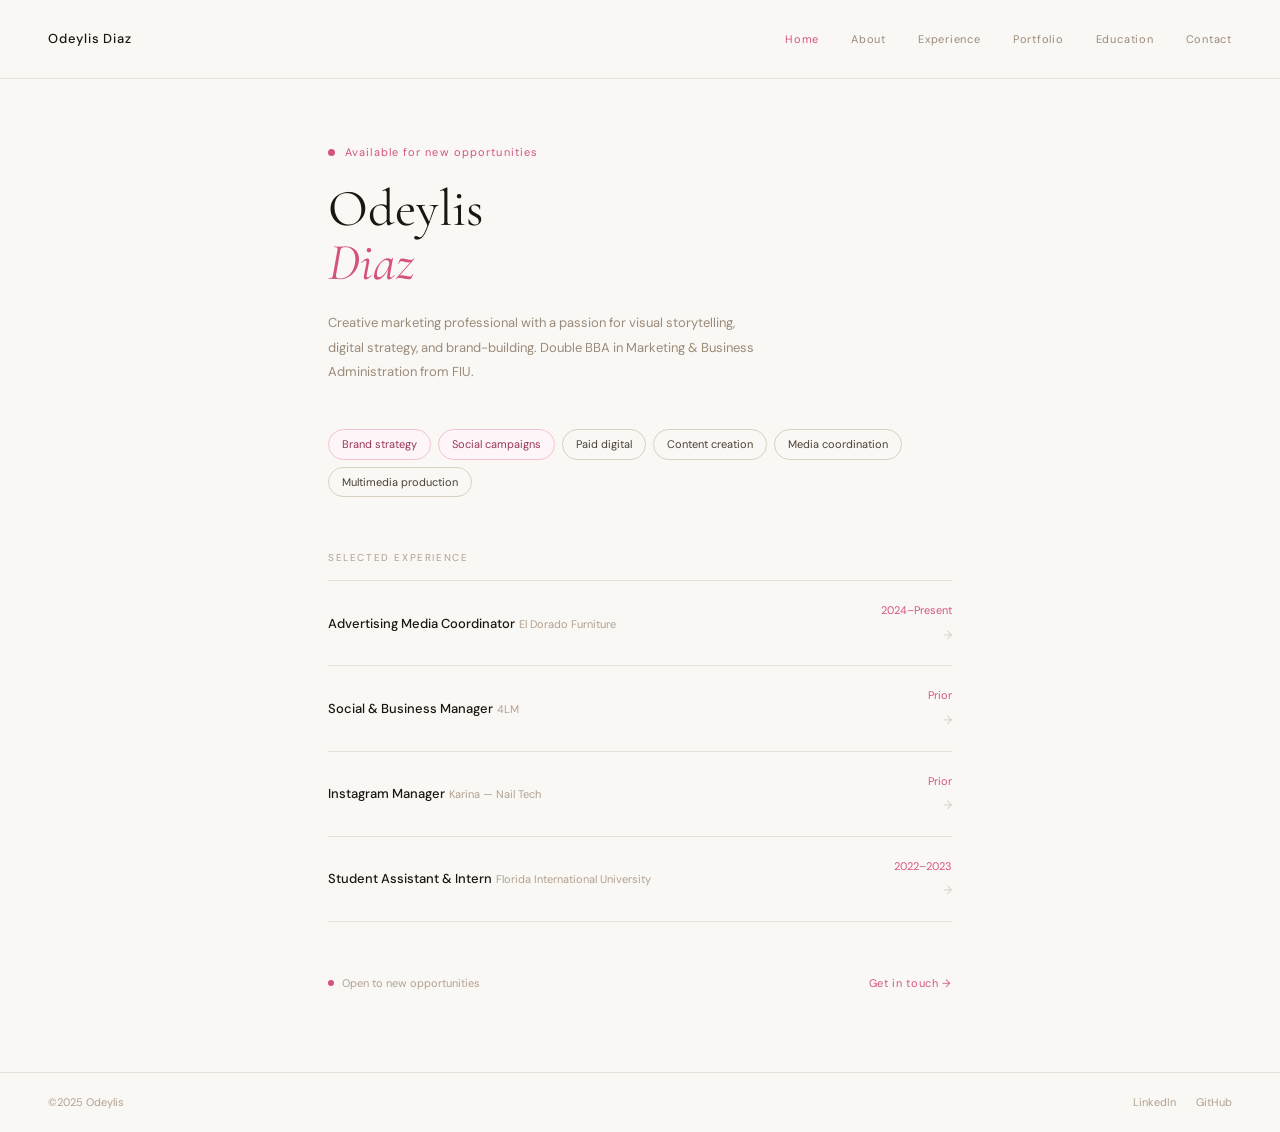
<file: index.html>
<!DOCTYPE html>
<html lang="en">
<head>
  <meta charset="UTF-8" />
  <meta name="viewport" content="width=device-width, initial-scale=1.0" />
  <title>Odeylis — Marketing & Brand Strategist</title>
  <link rel="preconnect" href="https://fonts.googleapis.com">
  <link href="https://fonts.googleapis.com/css2?family=Cormorant+Garamond:ital,wght@0,400;0,500;1,400&family=DM+Sans:wght@300;400;500&display=swap" rel="stylesheet">
  <link rel="stylesheet" href="style.css" />
</head>
<body>
  <nav>
    <a href="index.html" class="nav-logo">Odeylis Diaz</a>
    <div class="nav-links">
      <a href="index.html" class="active">Home</a>
      <a href="about.html">About</a>
      <a href="experience.html">Experience</a>
      <a href="portfolio.html">Portfolio</a>
      <a href="education.html">Education</a>
      <a href="contact.html">Contact</a>
    </div>
    <button class="nav-toggle" onclick="toggleMenu()">☰</button>
  </nav>

  <main class="home-main">
    <div class="hero">
      <div class="hero-eyebrow">
        <div class="hero-dot"></div>
        <span>Available for new opportunities</span>
      </div>
      <h1 class="hero-name">Odeylis<br><em>Diaz</em></h1>
      <p class="hero-sub">Creative marketing professional with a passion for visual storytelling, digital strategy, and brand-building. Double BBA in Marketing & Business Administration from FIU.</p>
    </div>

    <div class="tags">
      <span class="tag pink">Brand strategy</span>
      <span class="tag pink">Social campaigns</span>
      <span class="tag">Paid digital</span>
      <span class="tag">Content creation</span>
      <span class="tag">Media coordination</span>
      <span class="tag">Multimedia production</span>
    </div>

    <div class="section-block">
      <div class="section-label">Selected Experience</div>
      <div class="work-list">
        <a href="experience.html" class="work-item">
          <div class="work-left">
            <span class="work-title">Advertising Media Coordinator</span>
            <span class="work-type">El Dorado Furniture</span>
          </div>
          <div class="work-right">
            <span class="work-year">2024–Present</span>
            <span class="work-arrow">→</span>
          </div>
        </a>
        <a href="experience.html" class="work-item">
          <div class="work-left">
            <span class="work-title">Social & Business Manager</span>
            <span class="work-type">4LM</span>
          </div>
          <div class="work-right">
            <span class="work-year">Prior</span>
            <span class="work-arrow">→</span>
          </div>
        </a>
        <a href="experience.html" class="work-item">
          <div class="work-left">
            <span class="work-title">Instagram Manager</span>
            <span class="work-type">Karina — Nail Tech</span>
          </div>
          <div class="work-right">
            <span class="work-year">Prior</span>
            <span class="work-arrow">→</span>
          </div>
        </a>
        <a href="experience.html" class="work-item">
          <div class="work-left">
            <span class="work-title">Student Assistant & Intern</span>
            <span class="work-type">Florida International University</span>
          </div>
          <div class="work-right">
            <span class="work-year">2022–2023</span>
            <span class="work-arrow">→</span>
          </div>
        </a>
      </div>
    </div>

    <div class="bottom-row">
      <div class="availability">
        <div class="avail-dot"></div>
        <span>Open to new opportunities</span>
      </div>
      <a href="contact.html" class="cta-link">Get in touch →</a>
    </div>
  </main>

  <footer>
    <span>©2025 Odeylis</span>
    <div class="footer-links">
      <a href="https://www.linkedin.com/in/odeylis/" target="_blank">LinkedIn</a>
      <a href="https://github.com/odeylis" target="_blank">GitHub</a>
    </div>
  </footer>

  <script src="main.js"></script>
</body>
</html>
</file>
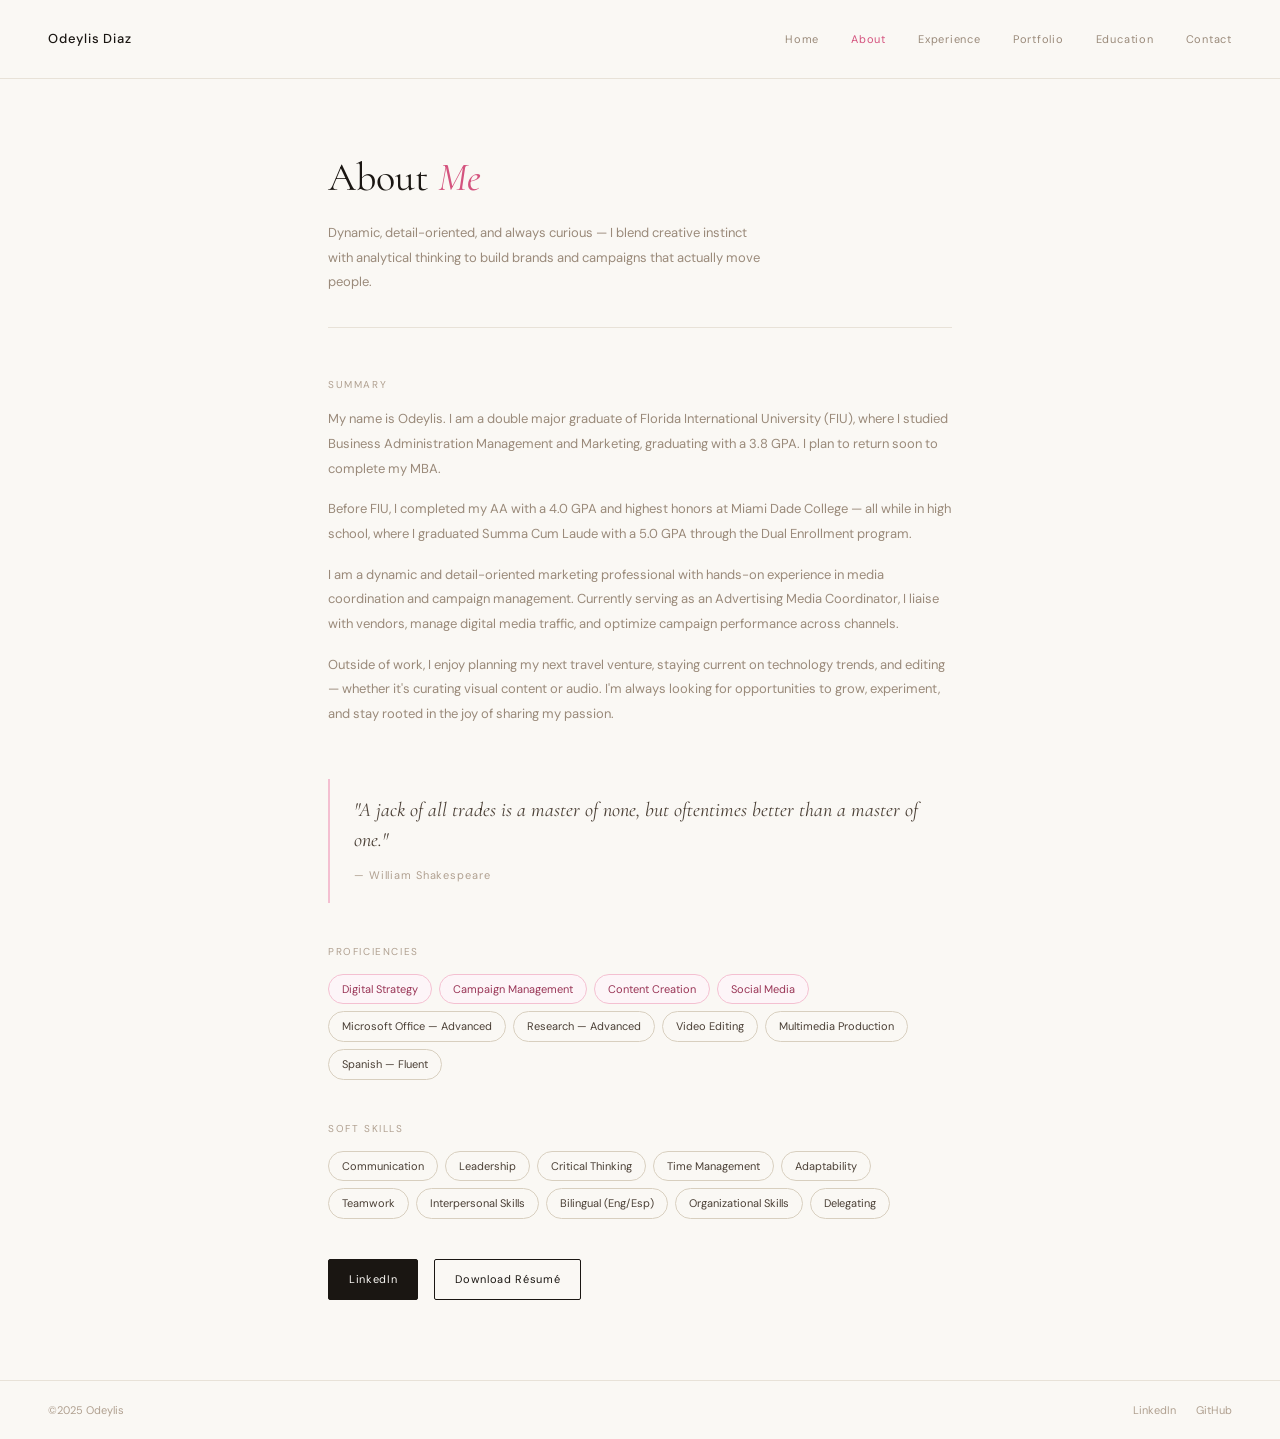
<file: about.html>
<!DOCTYPE html>
<html lang="en">
<head>
  <meta charset="UTF-8" />
  <meta name="viewport" content="width=device-width, initial-scale=1.0" />
  <title>About — Odeylis</title>
  <link rel="preconnect" href="https://fonts.googleapis.com">
  <link href="https://fonts.googleapis.com/css2?family=Cormorant+Garamond:ital,wght@0,400;0,500;1,400&family=DM+Sans:wght@300;400;500&display=swap" rel="stylesheet">
  <link rel="stylesheet" href="style.css" />
</head>
<body>
  <nav>
    <a href="index.html" class="nav-logo">Odeylis Diaz</a>
    <div class="nav-links">
      <a href="index.html">Home</a>
      <a href="about.html" class="active">About</a>
      <a href="experience.html">Experience</a>
      <a href="portfolio.html">Portfolio</a>
      <a href="education.html">Education</a>
      <a href="contact.html">Contact</a>
    </div>
    <button class="nav-toggle" onclick="toggleMenu()">☰</button>
  </nav>

  <main>
    <div class="page-hero">
      <h1>About <em style="font-style:italic; color: var(--pink);">Me</em></h1>
      <p>Dynamic, detail-oriented, and always curious — I blend creative instinct with analytical thinking to build brands and campaigns that actually move people.</p>
    </div>

    <div class="about-bio section-block">
      <div class="section-label">Summary</div>
      <p style="font-size:13px; color:var(--muted); line-height:1.9; margin-bottom:16px;">
        My name is Odeylis. I am a double major graduate of Florida International University (FIU), where I studied Business Administration Management and Marketing, graduating with a 3.8 GPA. I plan to return soon to complete my MBA.
      </p>
      <p style="font-size:13px; color:var(--muted); line-height:1.9; margin-bottom:16px;">
        Before FIU, I completed my AA with a 4.0 GPA and highest honors at Miami Dade College — all while in high school, where I graduated Summa Cum Laude with a 5.0 GPA through the Dual Enrollment program.
      </p>
      <p style="font-size:13px; color:var(--muted); line-height:1.9; margin-bottom:16px;">
        I am a dynamic and detail-oriented marketing professional with hands-on experience in media coordination and campaign management. Currently serving as an Advertising Media Coordinator, I liaise with vendors, manage digital media traffic, and optimize campaign performance across channels.
      </p>
      <p style="font-size:13px; color:var(--muted); line-height:1.9;">
        Outside of work, I enjoy planning my next travel venture, staying current on technology trends, and editing — whether it's curating visual content or audio. I'm always looking for opportunities to grow, experiment, and stay rooted in the joy of sharing my passion.
      </p>
    </div>

    <div class="quote-block">
      <blockquote>"A jack of all trades is a master of none, but oftentimes better than a master of one."</blockquote>
      <cite>— William Shakespeare</cite>
    </div>

    <div class="skills-block section-block">
      <div class="section-label">Proficiencies</div>
      <div class="skills-grid">
        <span class="skill-item highlight">Digital Strategy</span>
        <span class="skill-item highlight">Campaign Management</span>
        <span class="skill-item highlight">Content Creation</span>
        <span class="skill-item highlight">Social Media</span>
        <span class="skill-item">Microsoft Office — Advanced</span>
        <span class="skill-item">Research — Advanced</span>
        <span class="skill-item">Video Editing</span>
        <span class="skill-item">Multimedia Production</span>
        <span class="skill-item">Spanish — Fluent</span>
      </div>
    </div>

    <div class="skills-block section-block">
      <div class="section-label">Soft Skills</div>
      <div class="skills-grid">
        <span class="skill-item">Communication</span>
        <span class="skill-item">Leadership</span>
        <span class="skill-item">Critical Thinking</span>
        <span class="skill-item">Time Management</span>
        <span class="skill-item">Adaptability</span>
        <span class="skill-item">Teamwork</span>
        <span class="skill-item">Interpersonal Skills</span>
        <span class="skill-item">Bilingual (Eng/Esp)</span>
        <span class="skill-item">Organizational Skills</span>
        <span class="skill-item">Delegating</span>
      </div>
    </div>

    <div class="about-links">
      <a href="https://www.linkedin.com/in/odeylis/" target="_blank" class="btn btn-primary">LinkedIn</a>
      <a href="https://050dcdd2-1094-4da2-b1c5-6855cbd86295.filesusr.com/ugd/f9b8ac_37bbdda59ccf4aeaa902b8bb8719e582.pdf" target="_blank" class="btn btn-secondary">Download Résumé</a>
    </div>
  </main>

  <footer>
    <span>©2025 Odeylis</span>
    <div class="footer-links">
      <a href="https://www.linkedin.com/in/odeylis/" target="_blank">LinkedIn</a>
      <a href="https://github.com/odeylis" target="_blank">GitHub</a>
    </div>
  </footer>

  <script src="main.js"></script>
</body>
</html>
</file>
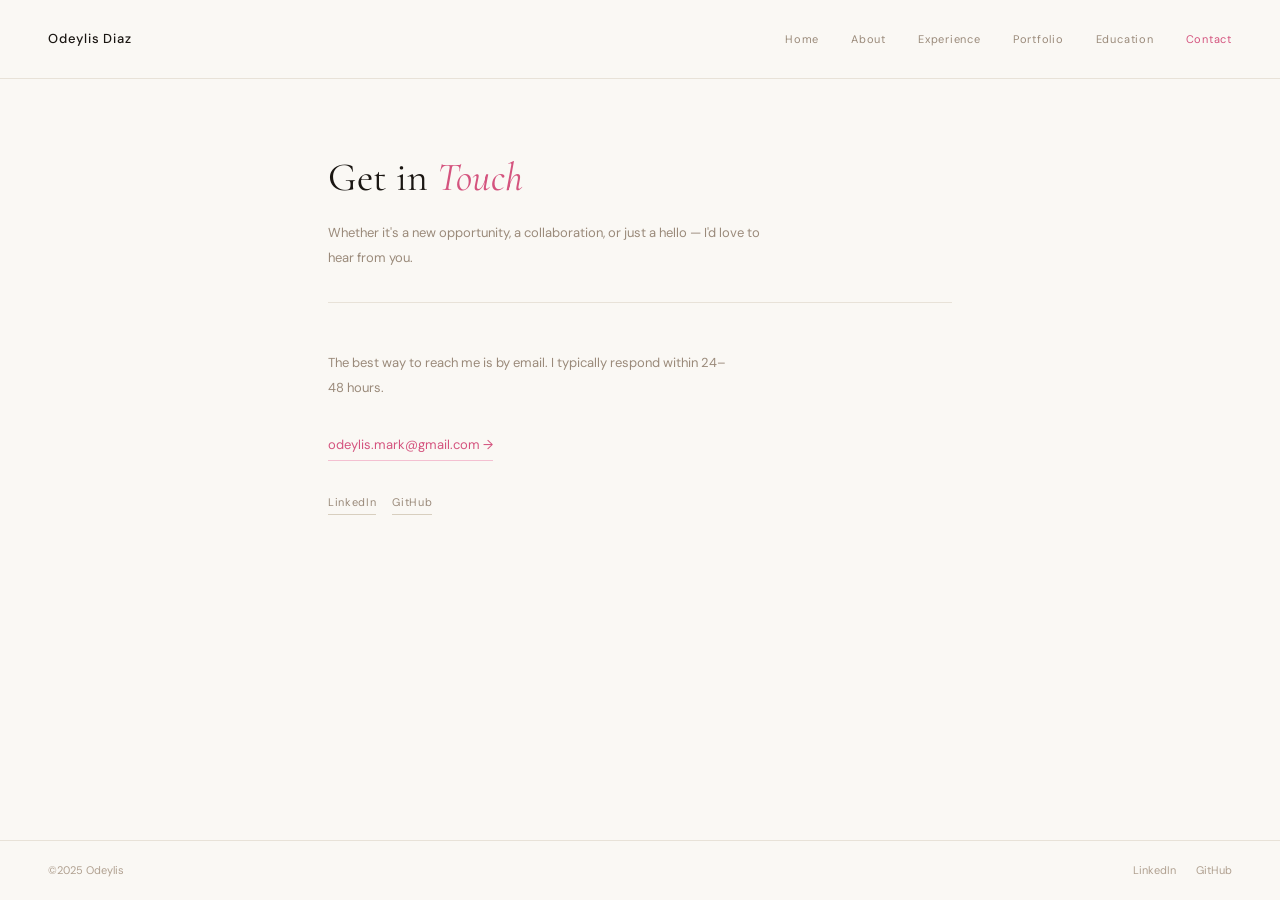
<file: contact.html>
<!DOCTYPE html>
<html lang="en">
<head>
  <meta charset="UTF-8" />
  <meta name="viewport" content="width=device-width, initial-scale=1.0" />
  <title>Contact — Odeylis</title>
  <link rel="preconnect" href="https://fonts.googleapis.com">
  <link href="https://fonts.googleapis.com/css2?family=Cormorant+Garamond:ital,wght@0,400;0,500;1,400&family=DM+Sans:wght@300;400;500&display=swap" rel="stylesheet">
  <link rel="stylesheet" href="style.css" />
</head>
<body>
  <nav>
    <a href="index.html" class="nav-logo">Odeylis Diaz</a>
    <div class="nav-links">
      <a href="index.html">Home</a>
      <a href="about.html">About</a>
      <a href="experience.html">Experience</a>
      <a href="portfolio.html">Portfolio</a>
      <a href="education.html">Education</a>
      <a href="contact.html" class="active">Contact</a>
    </div>
    <button class="nav-toggle" onclick="toggleMenu()">☰</button>
  </nav>

  <main>
    <div class="page-hero">
      <h1>Get in <em style="font-style:italic; color: var(--pink);">Touch</em></h1>
      <p>Whether it's a new opportunity, a collaboration, or just a hello — I'd love to hear from you.</p>
    </div>

    <div class="contact-block">
      <p>The best way to reach me is by email. I typically respond within 24–48 hours.</p>
      <a href="mailto:odeylis.mark@gmail.com" class="contact-email">
        odeylis.mark@gmail.com →
      </a>
      <div class="contact-socials">
        <a href="https://www.linkedin.com/in/odeylis/" target="_blank" class="social-link">LinkedIn</a>
        <a href="https://github.com/odeylis" target="_blank" class="social-link">GitHub</a>
      </div>
    </div>
  </main>

  <footer>
    <span>©2025 Odeylis</span>
    <div class="footer-links">
      <a href="https://www.linkedin.com/in/odeylis/" target="_blank">LinkedIn</a>
      <a href="https://github.com/odeylis" target="_blank">GitHub</a>
    </div>
  </footer>

  <script src="main.js"></script>
</body>
</html>
</file>
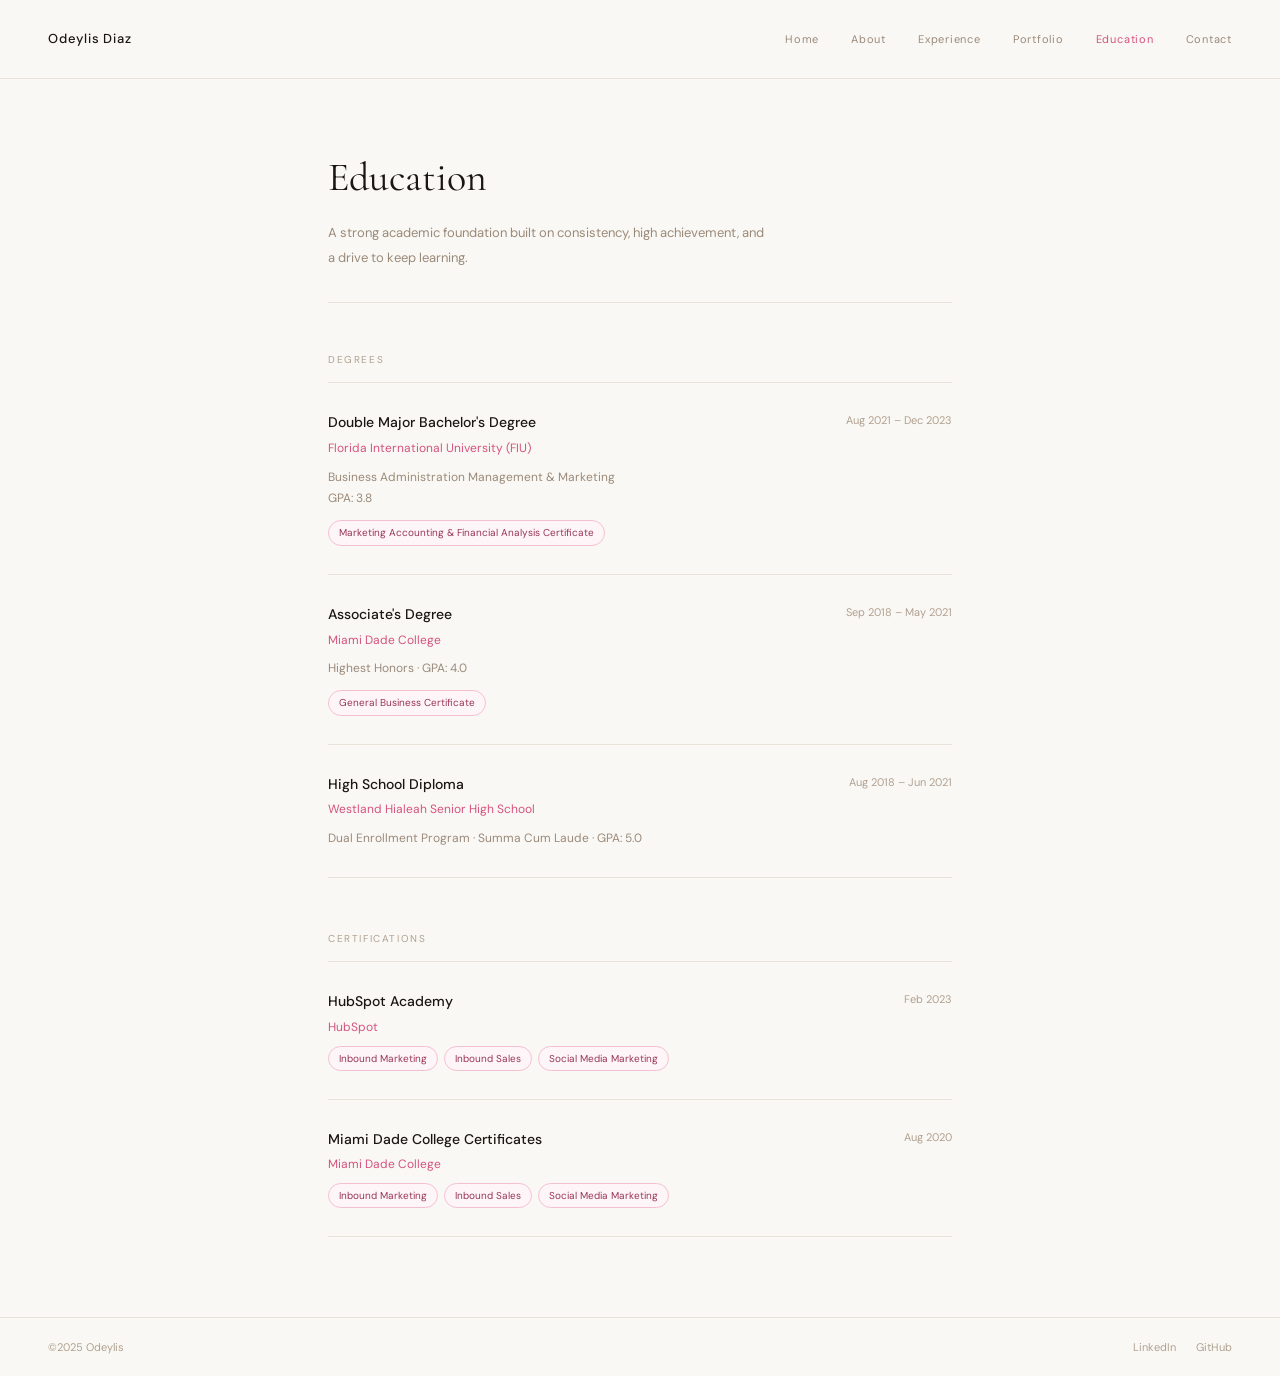
<file: education.html>
<!DOCTYPE html>
<html lang="en">
<head>
  <meta charset="UTF-8" />
  <meta name="viewport" content="width=device-width, initial-scale=1.0" />
  <title>Education — Odeylis</title>
  <link rel="preconnect" href="https://fonts.googleapis.com">
  <link href="https://fonts.googleapis.com/css2?family=Cormorant+Garamond:ital,wght@0,400;0,500;1,400&family=DM+Sans:wght@300;400;500&display=swap" rel="stylesheet">
  <link rel="stylesheet" href="style.css" />
</head>
<body>
  <nav>
    <a href="index.html" class="nav-logo">Odeylis Diaz</a>
    <div class="nav-links">
      <a href="index.html">Home</a>
      <a href="about.html">About</a>
      <a href="experience.html">Experience</a>
      <a href="portfolio.html">Portfolio</a>
      <a href="education.html" class="active">Education</a>
      <a href="contact.html">Contact</a>
    </div>
    <button class="nav-toggle" onclick="toggleMenu()">☰</button>
  </nav>

  <main>
    <div class="page-hero">
      <h1>Education</h1>
      <p>A strong academic foundation built on consistency, high achievement, and a drive to keep learning.</p>
    </div>

    <div class="section-label">Degrees</div>
    <div class="work-list" style="margin-bottom: 52px;">

      <div class="edu-item">
        <div class="edu-header">
          <div>
            <div class="edu-degree">Double Major Bachelor's Degree</div>
            <div class="edu-school">Florida International University (FIU)</div>
          </div>
          <span class="edu-date">Aug 2021 – Dec 2023</span>
        </div>
        <div class="edu-details">
          <p>Business Administration Management & Marketing</p>
          <p>GPA: 3.8</p>
          <div class="edu-certs">
            <span class="cert-tag">Marketing Accounting & Financial Analysis Certificate</span>
          </div>
        </div>
      </div>

      <div class="edu-item">
        <div class="edu-header">
          <div>
            <div class="edu-degree">Associate's Degree</div>
            <div class="edu-school">Miami Dade College</div>
          </div>
          <span class="edu-date">Sep 2018 – May 2021</span>
        </div>
        <div class="edu-details">
          <p>Highest Honors · GPA: 4.0</p>
          <div class="edu-certs">
            <span class="cert-tag">General Business Certificate</span>
          </div>
        </div>
      </div>

      <div class="edu-item">
        <div class="edu-header">
          <div>
            <div class="edu-degree">High School Diploma</div>
            <div class="edu-school">Westland Hialeah Senior High School</div>
          </div>
          <span class="edu-date">Aug 2018 – Jun 2021</span>
        </div>
        <div class="edu-details">
          <p>Dual Enrollment Program · Summa Cum Laude · GPA: 5.0</p>
        </div>
      </div>

    </div>

    <div class="section-label">Certifications</div>
    <div class="work-list">

      <div class="edu-item">
        <div class="edu-header">
          <div>
            <div class="edu-degree">HubSpot Academy</div>
            <div class="edu-school">HubSpot</div>
          </div>
          <span class="edu-date">Feb 2023</span>
        </div>
        <div class="edu-certs" style="margin-top: 8px;">
          <span class="cert-tag">Inbound Marketing</span>
          <span class="cert-tag">Inbound Sales</span>
          <span class="cert-tag">Social Media Marketing</span>
        </div>
      </div>

      <div class="edu-item">
        <div class="edu-header">
          <div>
            <div class="edu-degree">Miami Dade College Certificates</div>
            <div class="edu-school">Miami Dade College</div>
          </div>
          <span class="edu-date">Aug 2020</span>
        </div>
        <div class="edu-certs" style="margin-top: 8px;">
          <span class="cert-tag">Inbound Marketing</span>
          <span class="cert-tag">Inbound Sales</span>
          <span class="cert-tag">Social Media Marketing</span>
        </div>
      </div>

    </div>
  </main>

  <footer>
    <span>©2025 Odeylis</span>
    <div class="footer-links">
      <a href="https://www.linkedin.com/in/odeylis/" target="_blank">LinkedIn</a>
      <a href="https://github.com/odeylis" target="_blank">GitHub</a>
    </div>
  </footer>

  <script src="main.js"></script>
</body>
</html>
</file>
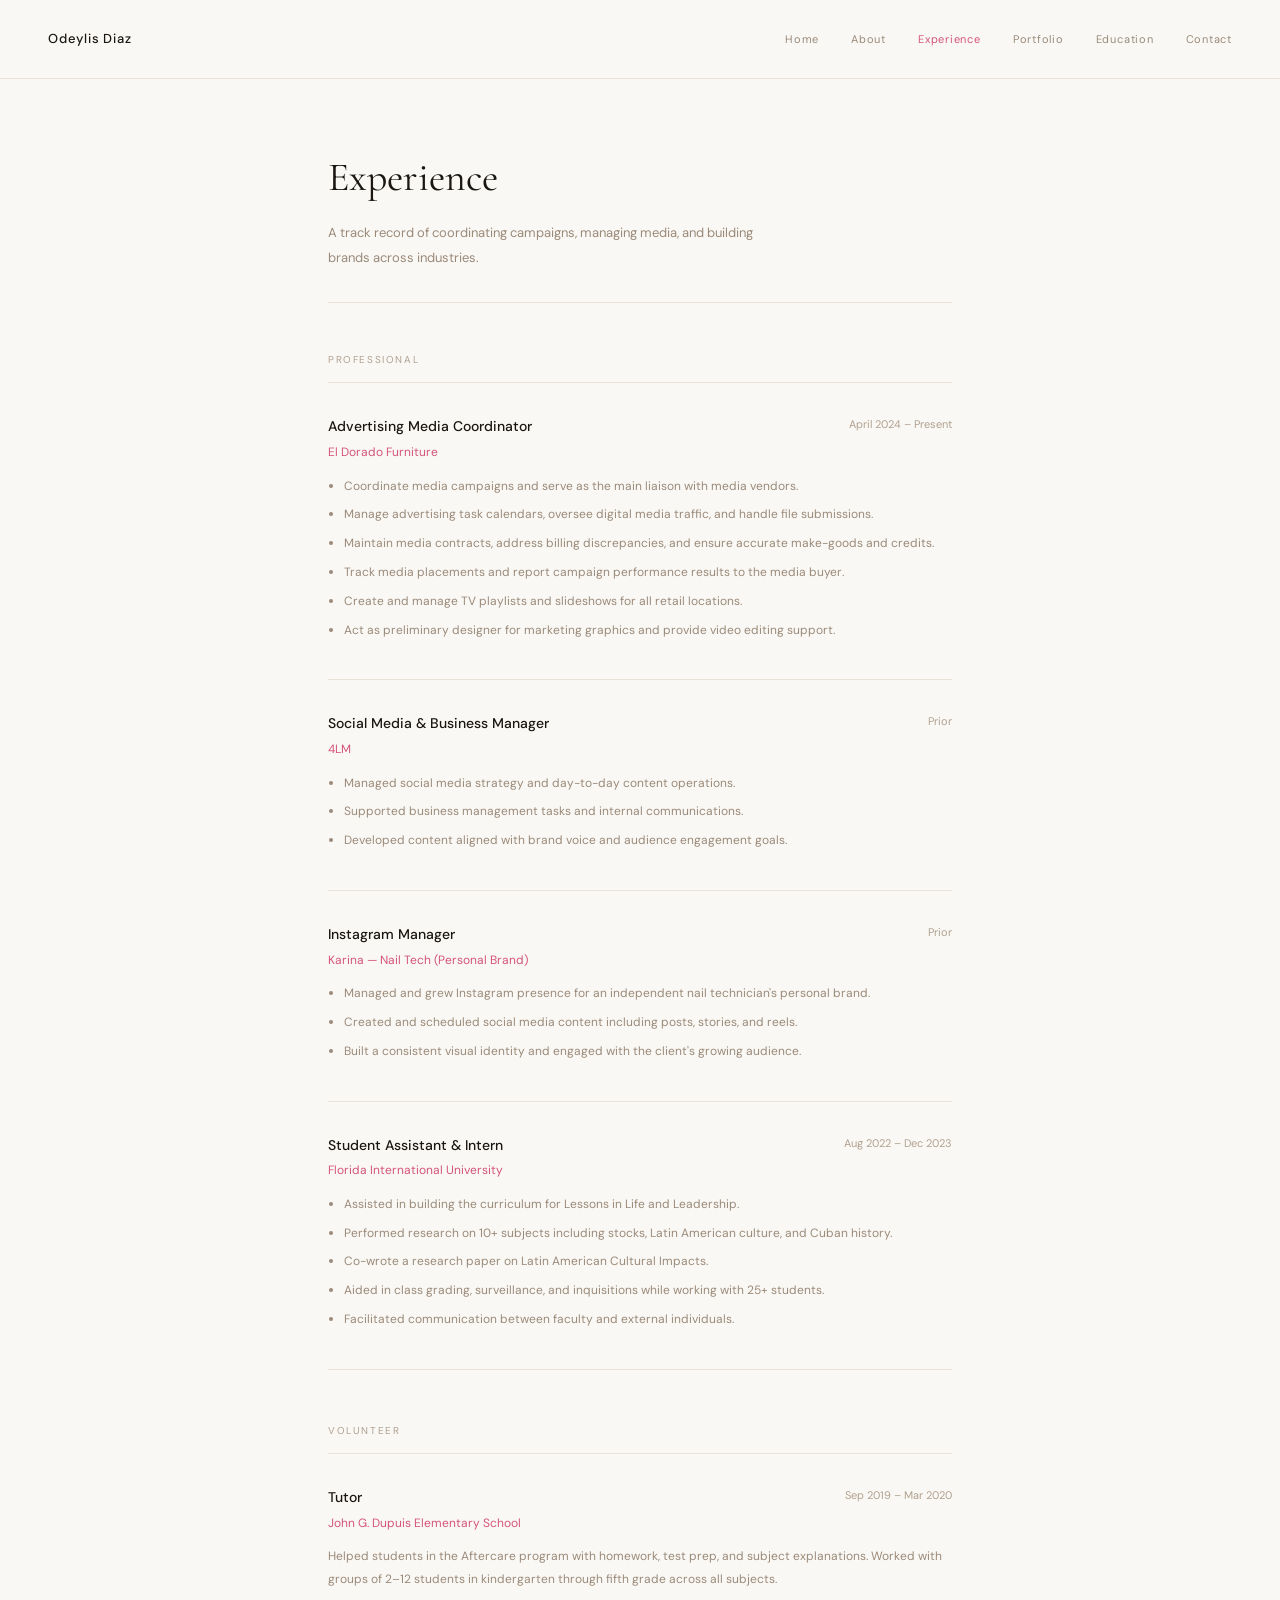
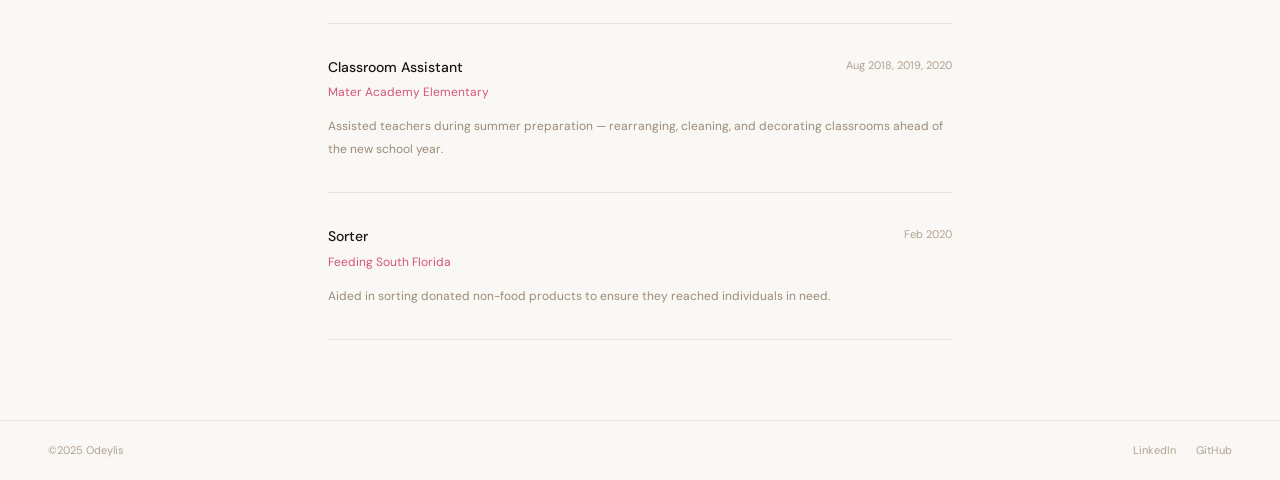
<file: experience.html>
<!DOCTYPE html>
<html lang="en">
<head>
  <meta charset="UTF-8" />
  <meta name="viewport" content="width=device-width, initial-scale=1.0" />
  <title>Experience — Odeylis</title>
  <link rel="preconnect" href="https://fonts.googleapis.com">
  <link href="https://fonts.googleapis.com/css2?family=Cormorant+Garamond:ital,wght@0,400;0,500;1,400&family=DM+Sans:wght@300;400;500&display=swap" rel="stylesheet">
  <link rel="stylesheet" href="style.css" />
</head>
<body>
  <nav>
    <a href="index.html" class="nav-logo">Odeylis Diaz</a>
    <div class="nav-links">
      <a href="index.html">Home</a>
      <a href="about.html">About</a>
      <a href="experience.html" class="active">Experience</a>
      <a href="portfolio.html">Portfolio</a>
      <a href="education.html">Education</a>
      <a href="contact.html">Contact</a>
    </div>
    <button class="nav-toggle" onclick="toggleMenu()">☰</button>
  </nav>

  <main>
    <div class="page-hero">
      <h1>Experience</h1>
      <p>A track record of coordinating campaigns, managing media, and building brands across industries.</p>
    </div>

    <div class="section-label">Professional</div>
    <div class="work-list" style="margin-bottom: 52px;">

      <div class="exp-item">
        <div class="exp-header">
          <div>
            <div class="exp-title">Advertising Media Coordinator</div>
            <div class="exp-company">El Dorado Furniture</div>
          </div>
          <span class="exp-date">April 2024 – Present</span>
        </div>
        <div class="exp-desc">
          <ul>
            <li>Coordinate media campaigns and serve as the main liaison with media vendors.</li>
            <li>Manage advertising task calendars, oversee digital media traffic, and handle file submissions.</li>
            <li>Maintain media contracts, address billing discrepancies, and ensure accurate make-goods and credits.</li>
            <li>Track media placements and report campaign performance results to the media buyer.</li>
            <li>Create and manage TV playlists and slideshows for all retail locations.</li>
            <li>Act as preliminary designer for marketing graphics and provide video editing support.</li>
          </ul>
        </div>
      </div>

      <div class="exp-item">
        <div class="exp-header">
          <div>
            <div class="exp-title">Social Media & Business Manager</div>
            <div class="exp-company">4LM</div>
          </div>
          <span class="exp-date">Prior</span>
        </div>
        <div class="exp-desc">
          <ul>
            <li>Managed social media strategy and day-to-day content operations.</li>
            <li>Supported business management tasks and internal communications.</li>
            <li>Developed content aligned with brand voice and audience engagement goals.</li>
          </ul>
        </div>
      </div>

      <div class="exp-item">
        <div class="exp-header">
          <div>
            <div class="exp-title">Instagram Manager</div>
            <div class="exp-company">Karina — Nail Tech (Personal Brand)</div>
          </div>
          <span class="exp-date">Prior</span>
        </div>
        <div class="exp-desc">
          <ul>
            <li>Managed and grew Instagram presence for an independent nail technician's personal brand.</li>
            <li>Created and scheduled social media content including posts, stories, and reels.</li>
            <li>Built a consistent visual identity and engaged with the client's growing audience.</li>
          </ul>
        </div>
      </div>

      <div class="exp-item">
        <div class="exp-header">
          <div>
            <div class="exp-title">Student Assistant & Intern</div>
            <div class="exp-company">Florida International University</div>
          </div>
          <span class="exp-date">Aug 2022 – Dec 2023</span>
        </div>
        <div class="exp-desc">
          <ul>
            <li>Assisted in building the curriculum for Lessons in Life and Leadership.</li>
            <li>Performed research on 10+ subjects including stocks, Latin American culture, and Cuban history.</li>
            <li>Co-wrote a research paper on Latin American Cultural Impacts.</li>
            <li>Aided in class grading, surveillance, and inquisitions while working with 25+ students.</li>
            <li>Facilitated communication between faculty and external individuals.</li>
          </ul>
        </div>
      </div>

    </div>

    <div class="section-label">Volunteer</div>
    <div class="work-list">

      <div class="exp-item">
        <div class="exp-header">
          <div>
            <div class="exp-title">Tutor</div>
            <div class="exp-company">John G. Dupuis Elementary School</div>
          </div>
          <span class="exp-date">Sep 2019 – Mar 2020</span>
        </div>
        <div class="exp-desc">
          Helped students in the Aftercare program with homework, test prep, and subject explanations. Worked with groups of 2–12 students in kindergarten through fifth grade across all subjects.
        </div>
      </div>

      <div class="exp-item">
        <div class="exp-header">
          <div>
            <div class="exp-title">Classroom Assistant</div>
            <div class="exp-company">Mater Academy Elementary</div>
          </div>
          <span class="exp-date">Aug 2018, 2019, 2020</span>
        </div>
        <div class="exp-desc">
          Assisted teachers during summer preparation — rearranging, cleaning, and decorating classrooms ahead of the new school year.
        </div>
      </div>

      <div class="exp-item">
        <div class="exp-header">
          <div>
            <div class="exp-title">Sorter</div>
            <div class="exp-company">Feeding South Florida</div>
          </div>
          <span class="exp-date">Feb 2020</span>
        </div>
        <div class="exp-desc">
          Aided in sorting donated non-food products to ensure they reached individuals in need.
        </div>
      </div>

    </div>
  </main>

  <footer>
    <span>©2025 Odeylis</span>
    <div class="footer-links">
      <a href="https://www.linkedin.com/in/odeylis/" target="_blank">LinkedIn</a>
      <a href="https://github.com/odeylis" target="_blank">GitHub</a>
    </div>
  </footer>

  <script src="main.js"></script>
</body>
</html>
</file>
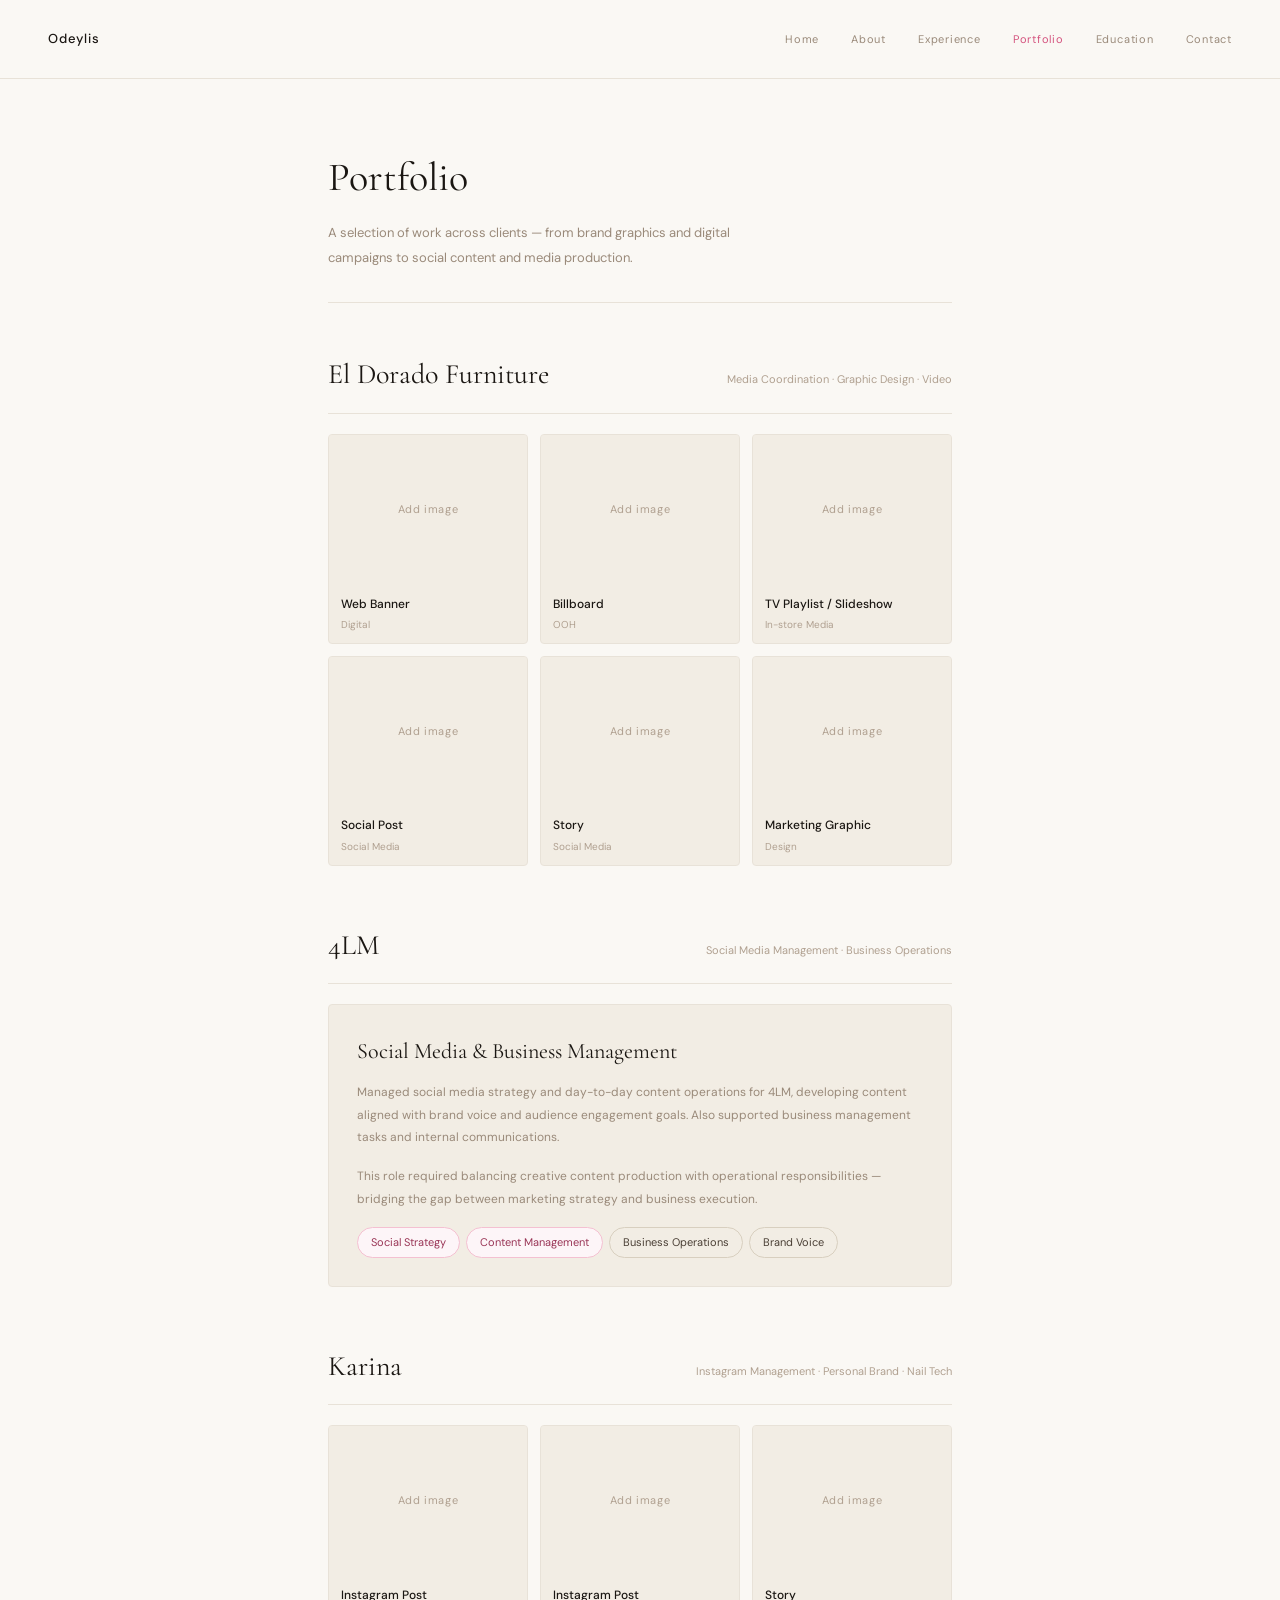
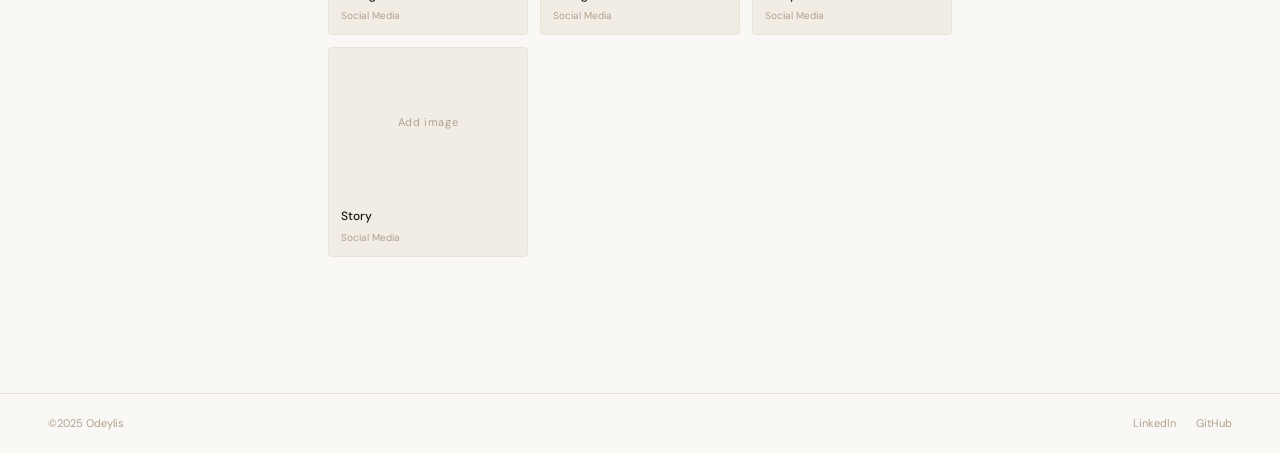
<file: portfolio.html>
<!DOCTYPE html>
<html lang="en">
<head>
  <meta charset="UTF-8" />
  <meta name="viewport" content="width=device-width, initial-scale=1.0" />
  <title>Portfolio — Odeylis</title>
  <link rel="preconnect" href="https://fonts.googleapis.com">
  <link href="https://fonts.googleapis.com/css2?family=Cormorant+Garamond:ital,wght@0,400;0,500;1,400&family=DM+Sans:wght@300;400;500&display=swap" rel="stylesheet">
  <link rel="stylesheet" href="style.css" />
</head>
<body>
  <nav>
    <a href="index.html" class="nav-logo">Odeylis</a>
    <div class="nav-links">
      <a href="index.html">Home</a>
      <a href="about.html">About</a>
      <a href="experience.html">Experience</a>
      <a href="portfolio.html" class="active">Portfolio</a>
      <a href="education.html">Education</a>
      <a href="contact.html">Contact</a>
    </div>
    <button class="nav-toggle" onclick="toggleMenu()">☰</button>
  </nav>

  <main>
    <div class="page-hero">
      <h1>Portfolio</h1>
      <p>A selection of work across clients — from brand graphics and digital campaigns to social content and media production.</p>
    </div>

    <!-- El Dorado Furniture -->
    <div class="portfolio-client">
      <div class="client-header">
        <span class="client-name">El Dorado Furniture</span>
        <span class="client-type">Media Coordination · Graphic Design · Video</span>
      </div>
      <div class="portfolio-grid">
        <!-- Replace these placeholder divs with <img> tags pointing to your actual files -->
        <!-- Example: <img src="images/eldorado/banner-01.jpg" class="portfolio-img" alt="Web Banner"> -->
        <div class="portfolio-item">
          <div class="portfolio-img-placeholder">Add image</div>
          <div class="portfolio-caption">
            <div class="portfolio-caption-title">Web Banner</div>
            <div class="portfolio-caption-type">Digital</div>
          </div>
        </div>
        <div class="portfolio-item">
          <div class="portfolio-img-placeholder">Add image</div>
          <div class="portfolio-caption">
            <div class="portfolio-caption-title">Billboard</div>
            <div class="portfolio-caption-type">OOH</div>
          </div>
        </div>
        <div class="portfolio-item">
          <div class="portfolio-img-placeholder">Add image</div>
          <div class="portfolio-caption">
            <div class="portfolio-caption-title">TV Playlist / Slideshow</div>
            <div class="portfolio-caption-type">In-store Media</div>
          </div>
        </div>
        <div class="portfolio-item">
          <div class="portfolio-img-placeholder">Add image</div>
          <div class="portfolio-caption">
            <div class="portfolio-caption-title">Social Post</div>
            <div class="portfolio-caption-type">Social Media</div>
          </div>
        </div>
        <div class="portfolio-item">
          <div class="portfolio-img-placeholder">Add image</div>
          <div class="portfolio-caption">
            <div class="portfolio-caption-title">Story</div>
            <div class="portfolio-caption-type">Social Media</div>
          </div>
        </div>
        <div class="portfolio-item">
          <div class="portfolio-img-placeholder">Add image</div>
          <div class="portfolio-caption">
            <div class="portfolio-caption-title">Marketing Graphic</div>
            <div class="portfolio-caption-type">Design</div>
          </div>
        </div>
      </div>
    </div>

    <!-- 4LM -->
    <div class="portfolio-client">
      <div class="client-header">
        <span class="client-name">4LM</span>
        <span class="client-type">Social Media Management · Business Operations</span>
      </div>
      <div class="case-study-card">
        <h3>Social Media & Business Management</h3>
        <p>
          Managed social media strategy and day-to-day content operations for 4LM, developing content aligned with brand voice and audience engagement goals. Also supported business management tasks and internal communications.
        </p>
        <p>
          This role required balancing creative content production with operational responsibilities — bridging the gap between marketing strategy and business execution.
        </p>
        <div class="case-study-tags">
          <span class="tag pink">Social Strategy</span>
          <span class="tag pink">Content Management</span>
          <span class="tag">Business Operations</span>
          <span class="tag">Brand Voice</span>
        </div>
      </div>
    </div>

    <!-- Karina -->
    <div class="portfolio-client">
      <div class="client-header">
        <span class="client-name">Karina</span>
        <span class="client-type">Instagram Management · Personal Brand · Nail Tech</span>
      </div>
      <div class="portfolio-grid">
        <!-- Replace these placeholder divs with <img> tags pointing to your actual files -->
        <!-- Example: <img src="images/karina/post-01.jpg" class="portfolio-img" alt="Instagram Post"> -->
        <div class="portfolio-item">
          <div class="portfolio-img-placeholder">Add image</div>
          <div class="portfolio-caption">
            <div class="portfolio-caption-title">Instagram Post</div>
            <div class="portfolio-caption-type">Social Media</div>
          </div>
        </div>
        <div class="portfolio-item">
          <div class="portfolio-img-placeholder">Add image</div>
          <div class="portfolio-caption">
            <div class="portfolio-caption-title">Instagram Post</div>
            <div class="portfolio-caption-type">Social Media</div>
          </div>
        </div>
        <div class="portfolio-item">
          <div class="portfolio-img-placeholder">Add image</div>
          <div class="portfolio-caption">
            <div class="portfolio-caption-title">Story</div>
            <div class="portfolio-caption-type">Social Media</div>
          </div>
        </div>
        <div class="portfolio-item">
          <div class="portfolio-img-placeholder">Add image</div>
          <div class="portfolio-caption">
            <div class="portfolio-caption-title">Story</div>
            <div class="portfolio-caption-type">Social Media</div>
          </div>
        </div>
      </div>
    </div>

  </main>

  <footer>
    <span>©2025 Odeylis</span>
    <div class="footer-links">
      <a href="https://www.linkedin.com/in/odeylis/" target="_blank">LinkedIn</a>
      <a href="https://github.com/odeylis" target="_blank">GitHub</a>
    </div>
  </footer>

  <script src="main.js"></script>
</body>
</html>
</file>
<file: style.css>
/* ── Reset & Base ── */
*, *::before, *::after { box-sizing: border-box; margin: 0; padding: 0; }

:root {
  --cream: #FAF8F4;
  --cream-mid: #F2EDE4;
  --cream-border: #E8E2D8;
  --cream-muted: #D8CFBF;
  --ink: #1A1612;
  --ink-mid: #4a3f35;
  --muted: #9A8A7A;
  --muted-light: #B0A090;
  --pink: #D4537E;
  --pink-light: #F4C0D1;
  --pink-bg: #fdf5f8;
  --pink-dark: #993556;
  --font-display: 'Cormorant Garamond', Georgia, serif;
  --font-body: 'DM Sans', sans-serif;
}

html { scroll-behavior: smooth; }

body {
  background: var(--cream);
  color: var(--ink);
  font-family: var(--font-body);
  font-size: 14px;
  line-height: 1.7;
  min-height: 100vh;
  display: flex;
  flex-direction: column;
}

a { text-decoration: none; color: inherit; }

/* ── Nav ── */
nav {
  display: flex;
  justify-content: space-between;
  align-items: center;
  padding: 28px 48px;
  border-bottom: 0.5px solid var(--cream-border);
  position: sticky;
  top: 0;
  background: var(--cream);
  z-index: 100;
}

.nav-logo {
  font-family: var(--font-body);
  font-size: 13px;
  font-weight: 500;
  letter-spacing: 0.06em;
  color: var(--ink);
}

.nav-links {
  display: flex;
  gap: 32px;
}

.nav-links a {
  font-size: 11px;
  color: var(--muted);
  letter-spacing: 0.07em;
  transition: color 0.2s;
}

.nav-links a:hover,
.nav-links a.active { color: var(--pink); }

.nav-toggle {
  display: none;
  background: none;
  border: none;
  font-size: 18px;
  cursor: pointer;
  color: var(--ink);
}

/* ── Page Layout ── */
main {
  flex: 1;
  max-width: 720px;
  margin: 0 auto;
  padding: 64px 48px 80px;
  width: 100%;
}

/* ── Hero ── */
.hero { margin-bottom: 44px; }

.hero-eyebrow {
  display: flex;
  align-items: center;
  gap: 10px;
  margin-bottom: 20px;
}

.hero-dot {
  width: 7px;
  height: 7px;
  border-radius: 50%;
  background: var(--pink);
  flex-shrink: 0;
}

.hero-eyebrow span {
  font-size: 11px;
  color: var(--pink);
  letter-spacing: 0.1em;
}

.hero-name {
  font-family: var(--font-display);
  font-size: 52px;
  font-weight: 400;
  color: var(--ink);
  line-height: 1.05;
  margin-bottom: 20px;
}

.hero-name em {
  font-style: italic;
  color: var(--pink);
}

.hero-sub {
  font-size: 13px;
  color: var(--muted);
  line-height: 1.9;
  max-width: 440px;
}

/* ── Page Hero (inner pages) ── */
.page-hero {
  margin-bottom: 48px;
  padding-bottom: 32px;
  border-bottom: 0.5px solid var(--cream-border);
}

.page-hero h1 {
  font-family: var(--font-display);
  font-size: 40px;
  font-weight: 400;
  color: var(--ink);
  margin-bottom: 10px;
}

.page-hero p {
  font-size: 13px;
  color: var(--muted);
  max-width: 440px;
  line-height: 1.9;
}

/* ── Tags ── */
.tags {
  display: flex;
  gap: 7px;
  flex-wrap: wrap;
  margin-bottom: 52px;
}

.tag {
  font-size: 11px;
  padding: 5px 13px;
  border-radius: 20px;
  color: var(--ink-mid);
  border: 0.5px solid var(--cream-muted);
  background: transparent;
  transition: border-color 0.2s;
}

.tag.pink {
  color: var(--pink-dark);
  border-color: var(--pink-light);
  background: var(--pink-bg);
}

/* ── Section Label ── */
.section-label {
  font-size: 10px;
  letter-spacing: 0.16em;
  color: var(--muted-light);
  text-transform: uppercase;
  margin-bottom: 14px;
}

/* ── Work / Experience List ── */
.section-block { margin-bottom: 52px; }

.work-list { display: flex; flex-direction: column; }

.work-item {
  display: grid;
  grid-template-columns: 1fr auto;
  align-items: center;
  padding: 20px 0;
  border-bottom: 0.5px solid var(--cream-border);
  gap: 16px;
  transition: background 0.15s;
  cursor: pointer;
}

.work-item:first-child { border-top: 0.5px solid var(--cream-border); }

.work-item:hover .work-title { color: var(--pink); }
.work-item:hover .work-arrow { color: var(--pink); }

.work-title {
  font-size: 13px;
  font-weight: 500;
  color: var(--ink);
  margin-bottom: 4px;
  transition: color 0.2s;
}

.work-type { font-size: 11px; color: var(--muted-light); }

.work-right {
  display: flex;
  flex-direction: column;
  align-items: flex-end;
  gap: 5px;
}

.work-year { font-size: 11px; color: var(--pink); }
.work-arrow { font-size: 12px; color: var(--cream-muted); transition: color 0.2s; }

/* ── Bottom Row ── */
.bottom-row {
  display: flex;
  justify-content: space-between;
  align-items: center;
}

.availability {
  display: flex;
  align-items: center;
  gap: 8px;
}

.avail-dot {
  width: 6px;
  height: 6px;
  border-radius: 50%;
  background: var(--pink);
  animation: pulse 2s infinite;
}

@keyframes pulse {
  0%, 100% { opacity: 1; }
  50% { opacity: 0.4; }
}

.availability span { font-size: 11px; color: var(--muted-light); }

.cta-link {
  font-size: 11px;
  color: var(--pink);
  letter-spacing: 0.06em;
  transition: opacity 0.2s;
}

.cta-link:hover { opacity: 0.7; }

/* ── About Page ── */
.about-grid {
  display: grid;
  grid-template-columns: 1fr 1fr;
  gap: 40px;
  margin-bottom: 48px;
}

.about-bio { grid-column: 1 / -1; }

.about-bio p {
  font-size: 13px;
  color: var(--muted);
  line-height: 1.9;
  margin-bottom: 16px;
}

.about-bio p:last-child { margin-bottom: 0; }

.skills-block { margin-bottom: 40px; }

.skills-grid {
  display: flex;
  flex-wrap: wrap;
  gap: 7px;
  margin-top: 12px;
}

.skill-item {
  font-size: 11px;
  padding: 5px 13px;
  border-radius: 20px;
  color: var(--ink-mid);
  border: 0.5px solid var(--cream-muted);
}

.skill-item.highlight {
  color: var(--pink-dark);
  border-color: var(--pink-light);
  background: var(--pink-bg);
}

.quote-block {
  border-left: 2px solid var(--pink-light);
  padding: 16px 24px;
  margin: 40px 0;
}

.quote-block blockquote {
  font-family: var(--font-display);
  font-size: 20px;
  font-style: italic;
  color: var(--ink-mid);
  line-height: 1.5;
  margin-bottom: 8px;
}

.quote-block cite {
  font-size: 11px;
  color: var(--muted-light);
  letter-spacing: 0.08em;
  font-style: normal;
}

.about-links { display: flex; gap: 16px; margin-top: 32px; }

.btn {
  font-size: 11px;
  padding: 10px 20px;
  border-radius: 2px;
  letter-spacing: 0.06em;
  transition: all 0.2s;
  cursor: pointer;
  display: inline-block;
}

.btn-primary {
  background: var(--ink);
  color: var(--cream);
  border: 1px solid var(--ink);
}

.btn-primary:hover {
  background: var(--pink);
  border-color: var(--pink);
}

.btn-secondary {
  background: transparent;
  color: var(--ink);
  border: 0.5px solid var(--ink);
}

.btn-secondary:hover {
  border-color: var(--pink);
  color: var(--pink);
}

/* ── Experience Page ── */
.exp-item {
  padding: 32px 0;
  border-bottom: 0.5px solid var(--cream-border);
}

.exp-item:first-child { border-top: 0.5px solid var(--cream-border); }

.exp-header {
  display: flex;
  justify-content: space-between;
  align-items: flex-start;
  margin-bottom: 12px;
  gap: 16px;
}

.exp-title {
  font-size: 14px;
  font-weight: 500;
  color: var(--ink);
  margin-bottom: 3px;
}

.exp-company { font-size: 12px; color: var(--pink); }

.exp-date {
  font-size: 11px;
  color: var(--muted-light);
  white-space: nowrap;
  flex-shrink: 0;
}

.exp-desc {
  font-size: 12px;
  color: var(--muted);
  line-height: 1.9;
}

.exp-desc ul { padding-left: 16px; margin-top: 8px; }
.exp-desc ul li { margin-bottom: 6px; }

/* ── Education Page ── */
.edu-item {
  padding: 28px 0;
  border-bottom: 0.5px solid var(--cream-border);
}

.edu-item:first-child { border-top: 0.5px solid var(--cream-border); }

.edu-header {
  display: flex;
  justify-content: space-between;
  align-items: flex-start;
  margin-bottom: 8px;
  gap: 16px;
}

.edu-degree {
  font-size: 14px;
  font-weight: 500;
  color: var(--ink);
  margin-bottom: 3px;
}

.edu-school { font-size: 12px; color: var(--pink); }
.edu-date { font-size: 11px; color: var(--muted-light); white-space: nowrap; flex-shrink: 0; }

.edu-details {
  font-size: 12px;
  color: var(--muted);
  line-height: 1.8;
}

.edu-certs {
  display: flex;
  flex-wrap: wrap;
  gap: 6px;
  margin-top: 10px;
}

.cert-tag {
  font-size: 10px;
  padding: 3px 10px;
  border-radius: 20px;
  color: var(--pink-dark);
  border: 0.5px solid var(--pink-light);
  background: var(--pink-bg);
}

/* ── Portfolio Page ── */
.portfolio-client { margin-bottom: 56px; }

.client-header {
  display: flex;
  justify-content: space-between;
  align-items: baseline;
  margin-bottom: 20px;
  padding-bottom: 14px;
  border-bottom: 0.5px solid var(--cream-border);
}

.client-name {
  font-family: var(--font-display);
  font-size: 28px;
  font-weight: 400;
  color: var(--ink);
}

.client-type { font-size: 11px; color: var(--muted-light); }

.portfolio-grid {
  display: grid;
  grid-template-columns: repeat(auto-fill, minmax(200px, 1fr));
  gap: 12px;
}

.portfolio-item {
  background: var(--cream-mid);
  border: 0.5px solid var(--cream-border);
  border-radius: 4px;
  overflow: hidden;
  transition: border-color 0.2s;
}

.portfolio-item:hover { border-color: var(--pink-light); }

.portfolio-img {
  width: 100%;
  aspect-ratio: 4/3;
  object-fit: cover;
  display: block;
  background: var(--cream-mid);
}

.portfolio-img-placeholder {
  width: 100%;
  aspect-ratio: 4/3;
  background: var(--cream-mid);
  display: flex;
  align-items: center;
  justify-content: center;
  font-size: 11px;
  color: var(--muted-light);
  letter-spacing: 0.06em;
}

.portfolio-caption {
  padding: 10px 12px;
}

.portfolio-caption-title {
  font-size: 12px;
  font-weight: 500;
  color: var(--ink);
  margin-bottom: 2px;
}

.portfolio-caption-type { font-size: 10px; color: var(--muted-light); }

/* Case study card */
.case-study-card {
  background: var(--cream-mid);
  border: 0.5px solid var(--cream-border);
  border-radius: 4px;
  padding: 28px;
}

.case-study-card h3 {
  font-family: var(--font-display);
  font-size: 22px;
  font-weight: 400;
  color: var(--ink);
  margin-bottom: 10px;
}

.case-study-card p {
  font-size: 12px;
  color: var(--muted);
  line-height: 1.9;
  margin-bottom: 16px;
}

.case-study-tags { display: flex; gap: 6px; flex-wrap: wrap; }

/* ── Contact Page ── */
.contact-block { max-width: 400px; }

.contact-block p {
  font-size: 13px;
  color: var(--muted);
  line-height: 1.9;
  margin-bottom: 32px;
}

.contact-email {
  display: inline-flex;
  align-items: center;
  gap: 10px;
  font-size: 13px;
  color: var(--pink);
  border-bottom: 0.5px solid var(--pink-light);
  padding-bottom: 4px;
  margin-bottom: 32px;
  transition: opacity 0.2s;
}

.contact-email:hover { opacity: 0.7; }

.contact-socials { display: flex; gap: 16px; }

.social-link {
  font-size: 11px;
  color: var(--muted);
  letter-spacing: 0.06em;
  border-bottom: 0.5px solid var(--cream-muted);
  padding-bottom: 2px;
  transition: color 0.2s, border-color 0.2s;
}

.social-link:hover { color: var(--pink); border-color: var(--pink-light); }

/* ── Footer ── */
footer {
  display: flex;
  justify-content: space-between;
  align-items: center;
  padding: 20px 48px;
  border-top: 0.5px solid var(--cream-border);
  margin-top: auto;
}

footer span { font-size: 11px; color: var(--muted-light); }

.footer-links { display: flex; gap: 20px; }

.footer-links a {
  font-size: 11px;
  color: var(--muted-light);
  transition: color 0.2s;
}

.footer-links a:hover { color: var(--pink); }

/* ── Mobile ── */
@media (max-width: 640px) {
  nav { padding: 20px 24px; }
  .nav-links { display: none; flex-direction: column; gap: 16px; position: absolute; top: 68px; left: 0; right: 0; background: var(--cream); padding: 24px; border-bottom: 0.5px solid var(--cream-border); }
  .nav-links.open { display: flex; }
  .nav-toggle { display: block; }
  main { padding: 40px 24px 60px; }
  .hero-name { font-size: 40px; }
  .about-grid { grid-template-columns: 1fr; }
  footer { padding: 20px 24px; flex-direction: column; gap: 12px; text-align: center; }
  .exp-header, .edu-header { flex-direction: column; }
  .portfolio-grid { grid-template-columns: repeat(auto-fill, minmax(150px, 1fr)); }
}

/* ── Page fade-in ── */
main { animation: fadeUp 0.4s ease both; }

@keyframes fadeUp {
  from { opacity: 0; transform: translateY(12px); }
  to   { opacity: 1; transform: translateY(0); }
}
</file>
